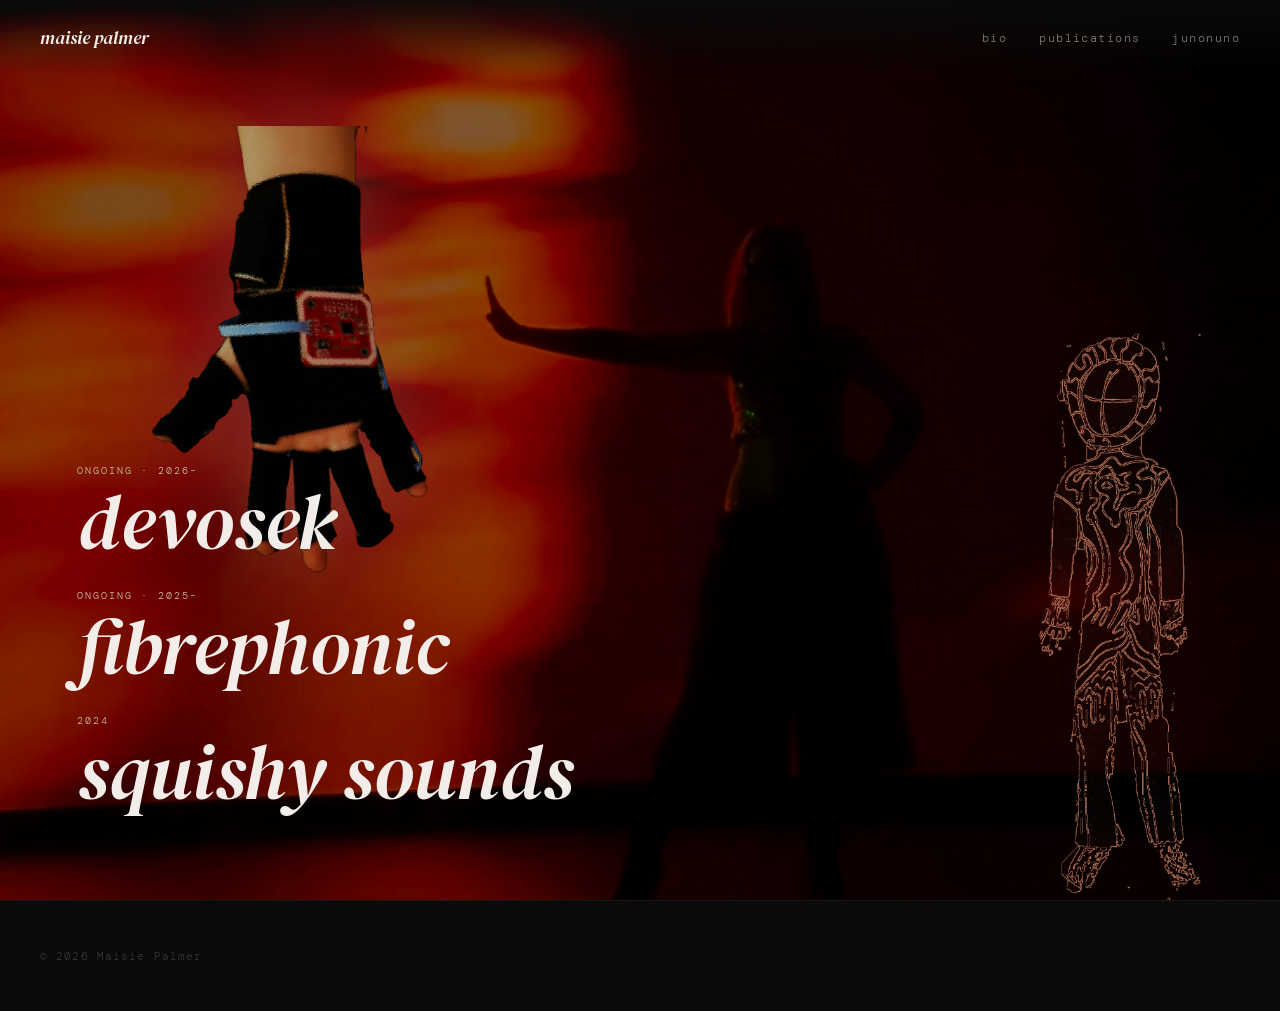
<file: index.html>
<!DOCTYPE html>
<html lang="en">
<head>
  <meta charset="UTF-8">
  <meta name="viewport" content="width=device-width, initial-scale=1.0">
  <title>maisie palmer</title>
  <link rel="stylesheet" href="style.css">
  <link rel="preconnect" href="https://fonts.googleapis.com">
  <link rel="preconnect" href="https://fonts.gstatic.com" crossorigin>
  <link href="https://fonts.googleapis.com/css2?family=DM+Serif+Display:ital@0;1&family=DM+Mono:wght@300;400;500&display=swap" rel="stylesheet">
  <script defer src="script.js"></script>
</head>
<body>

<header>
  <h1>maisie palmer</h1>
  <button class="burger" aria-label="menu" onclick="this.classList.toggle('open');document.querySelector('nav').classList.toggle('open')">
    <span></span><span></span><span></span>
  </button>
  <nav>
    <a href="bio.html">bio</a>
    <a href="https://scholar.google.com/citations?hl=en&user=RmFEaNIAAAAJ" target="_blank">publications</a>
    <a href="https://www.junonuno.com/" target="_blank">junonuno</a>
  </nav>
</header>

<main class="stage">
  <img src="assets/hero.jpg" class="bg-image" alt="">
  <img src="assets/glove.png" class="glove" alt="">
  <img src="assets/outline.png" class="outline" alt="">

  <div class="projects-list">
    <div class="project-entry">
      <span class="label">ongoing · 2026–</span>
      <h2><a href="devosek.html">devosek</a></h2>
    </div>
    <div class="project-entry">
      <span class="label">ongoing · 2025–</span>
      <h2><a href="fibrephonic.html">fibrephonic</a></h2>
    </div>
    <div class="project-entry">
      <span class="label">2024</span>
      <h2><a href="squishy-sounds.html">squishy sounds</a></h2>
    </div>
  </div>

</main>

<footer>
  &copy; 2026 Maisie Palmer
</footer>

</body>
</html>
</file>
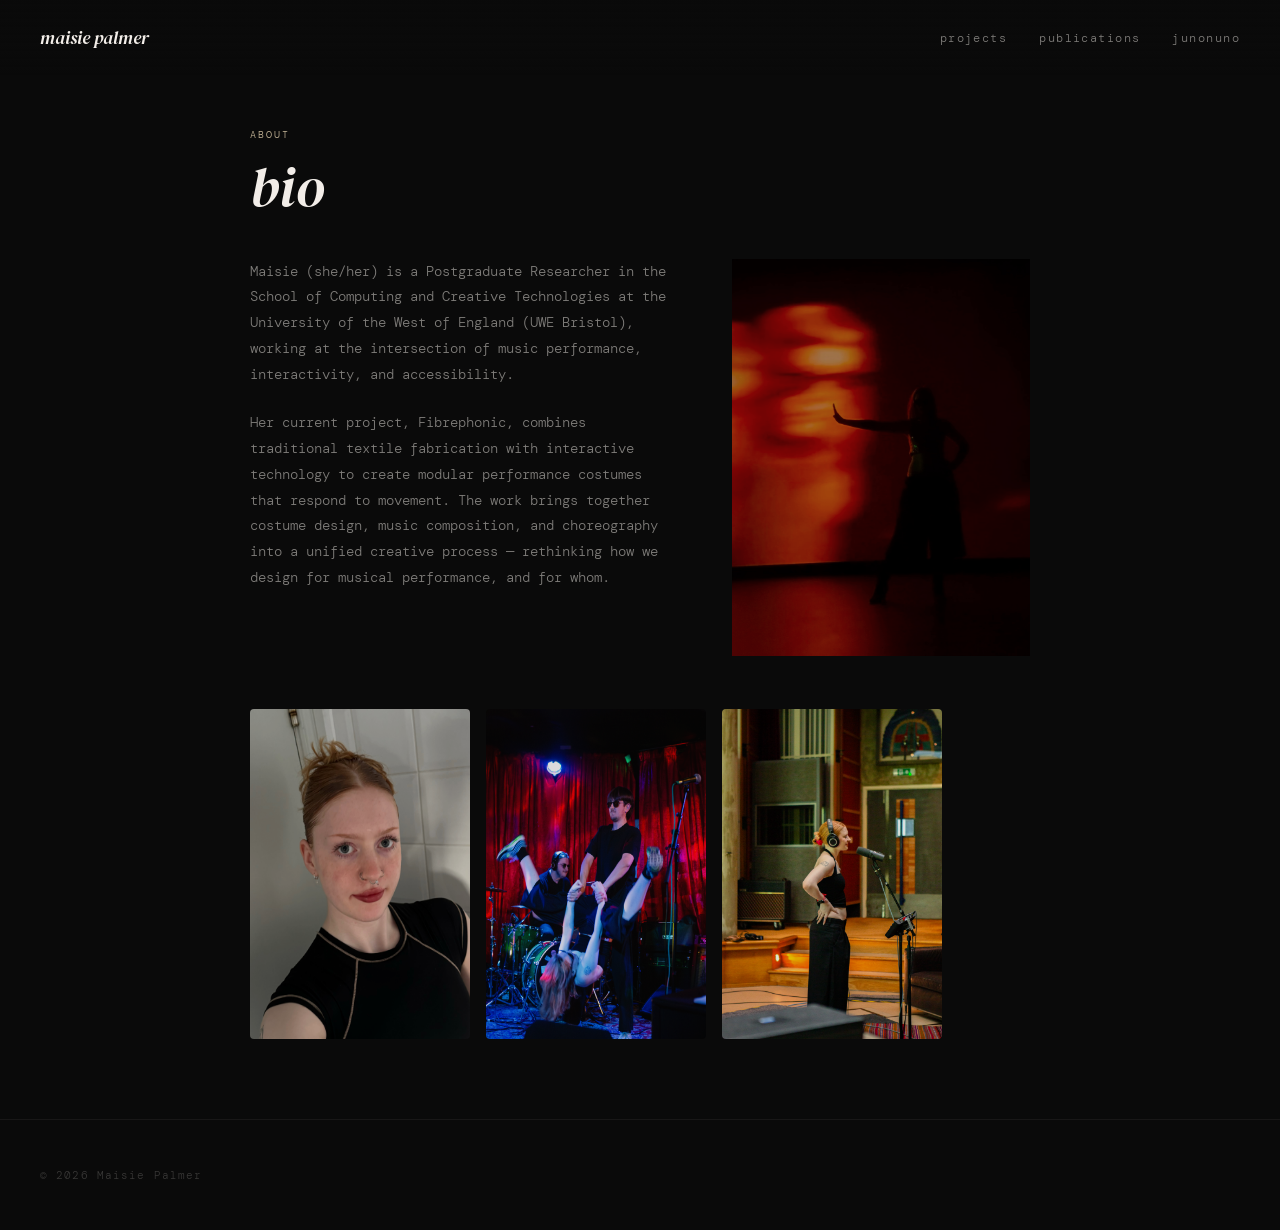
<file: bio.html>
<!DOCTYPE html>
<html lang="en">
<head>
  <meta charset="UTF-8">
  <meta name="viewport" content="width=device-width, initial-scale=1.0">
  <title>bio | maisie palmer</title>
  <link rel="stylesheet" href="style.css">
  <link rel="preconnect" href="https://fonts.googleapis.com">
  <link rel="preconnect" href="https://fonts.gstatic.com" crossorigin>
  <link href="https://fonts.googleapis.com/css2?family=DM+Serif+Display:ital@0;1&family=DM+Mono:wght@300;400;500&display=swap" rel="stylesheet">
  <script defer src="script.js"></script>
</head>
<body>

<header>
  <h1>maisie palmer</h1>
  <button class="burger" aria-label="menu" onclick="this.classList.toggle('open');document.querySelector('nav').classList.toggle('open')">
    <span></span><span></span><span></span>
  </button>
  <nav>
    <a href="index.html">projects</a>
    <a href="https://scholar.google.com/citations?hl=en&user=RmFEaNIAAAAJ" target="_blank">publications</a>
    <a href="https://www.junonuno.com/" target="_blank">junonuno</a>
  </nav>
</header>

<main class="content">
  <span class="page-label">about</span>
  <h2>bio</h2>

  <div class="bio-grid">
    <div class="bio-text">
      <p>Maisie (she/her) is a Postgraduate Researcher in the School of Computing and Creative Technologies at the University of the West of England (UWE Bristol), working at the intersection of music performance, interactivity, and accessibility.</p>
      <p>Her current project, Fibrephonic, combines traditional textile fabrication with interactive technology to create modular performance costumes that respond to movement. The work brings together costume design, music composition, and choreography into a unified creative process — rethinking how we design for musical performance, and for whom.</p>
    </div>
    <div class="bio-image">
      <img src="assets/hero.jpg" alt="Maisie Palmer">
    </div>
  </div>

  <div class="photo-row">
    <img src="assets/maisie-profile.jpg" class="img-1" alt="" style="width: 220px; height: auto; border-radius: 4px;">
    <img src="assets/maisie-junonuno.jpg" class="img-2" alt="" style="width: 220px; height: auto; border-radius: 4px;">
    <img src="assets/maisie-real-world.jpg" class="img-3" alt="" style="width: 220px; height: auto; border-radius: 4px;">
  </div>
</main>

<footer>
  &copy; 2026 Maisie Palmer
</footer>

</body>
</html>
</file>
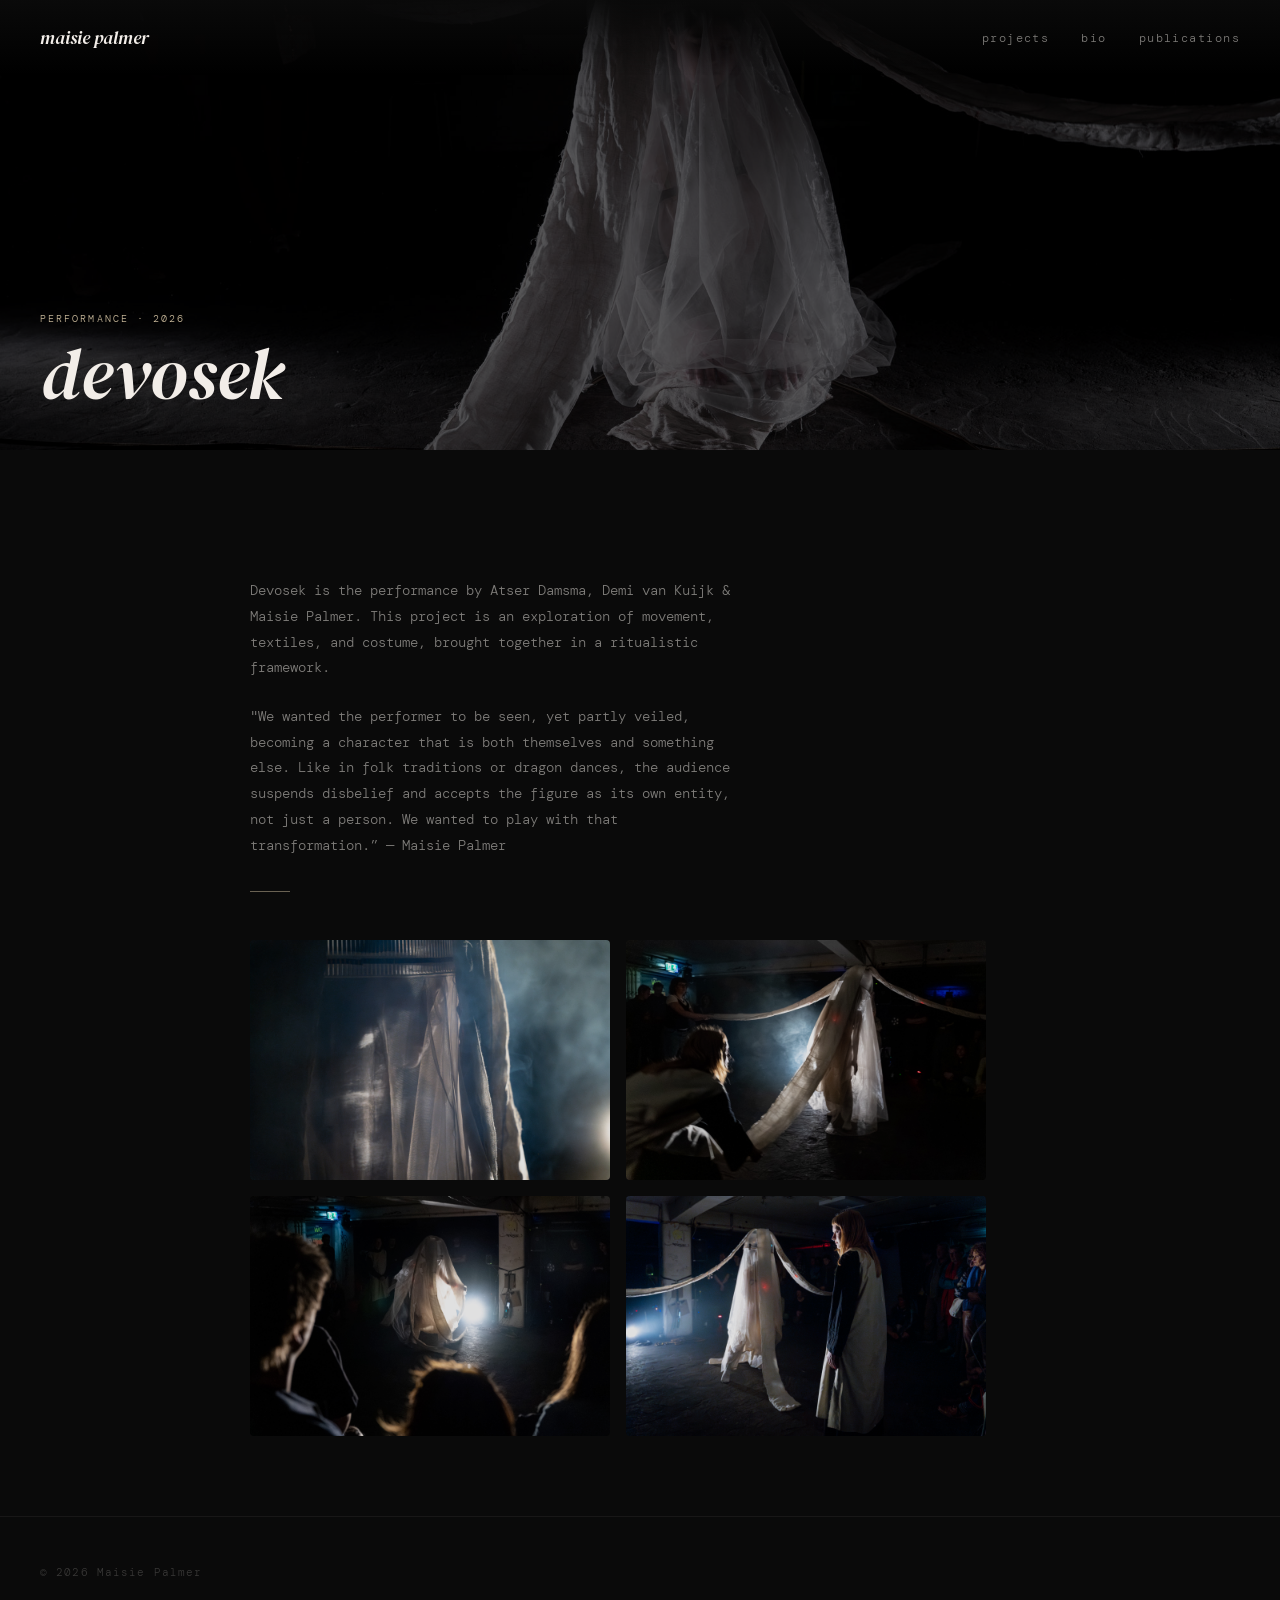
<file: devosek.html>
<!DOCTYPE html>
<html lang="en">
<head>
  <meta charset="UTF-8">
  <meta name="viewport" content="width=device-width, initial-scale=1.0">
  <title>devosek | maisie palmer</title>
  <link rel="stylesheet" href="style.css">
  <link rel="preconnect" href="https://fonts.googleapis.com">
  <link rel="preconnect" href="https://fonts.gstatic.com" crossorigin>
  <link href="https://fonts.googleapis.com/css2?family=DM+Serif+Display:ital@0;1&family=DM+Mono:wght@300;400;500&display=swap" rel="stylesheet">
  <script defer src="script.js"></script>
</head>
<body>

<header>
  <h1>maisie palmer</h1>
  <button class="burger" aria-label="menu" onclick="this.classList.toggle('open');document.querySelector('nav').classList.toggle('open')">
    <span></span><span></span><span></span>
  </button>
  <nav>
    <a href="index.html">projects</a>
    <a href="bio.html">bio</a>
    <a href="https://scholar.google.com/citations?hl=en&user=RmFEaNIAAAAJ" target="_blank">publications</a>
  </nav>
</header>

<div class="project-hero">
  <img src="assets/perform-19.jpg" class="hero-bg" alt="Devosek">
  <div class="hero-text">
    <span class="label">performance · 2026</span>
    <h2>devosek</h2>
  </div>
</div>

<main class="content">
  <p>Devosek is the performance by Atser Damsma, Demi van Kuijk & Maisie Palmer. This project is an exploration of movement, textiles, and costume, brought together in a ritualistic framework.</p>
  
  <p>"We wanted the performer to be seen, yet partly veiled, becoming a character that is both themselves and something else. Like in folk traditions or dragon dances, the audience suspends disbelief and accepts the figure as its own entity, not just a person. We wanted to play with that transformation.” — Maisie Palmer</p>

  <div class="divider"></div>

  <section class="photo-row" style="padding:0; margin-top:3rem;">
    <img src="assets/perform-1.jpg" alt="Permformance 1" style="width: 360px; height: auto; border-radius: 4px;">
    <img src="assets/perform-8.jpg" alt="Permformance 2" style="width: 360px; height: auto; border-radius: 4px;">
    <img src="assets/perform-9.jpg" alt="Permformance 3" style="width: 360px; height: auto; border-radius: 4px;">
    <img src="assets/perform-6.jpg" alt="Permformance 3" style="width: 360px; height: auto; border-radius: 4px;">
  </section>
</main>

<footer>
  &copy; 2026 Maisie Palmer
</footer>

</body>
</html>
</file>
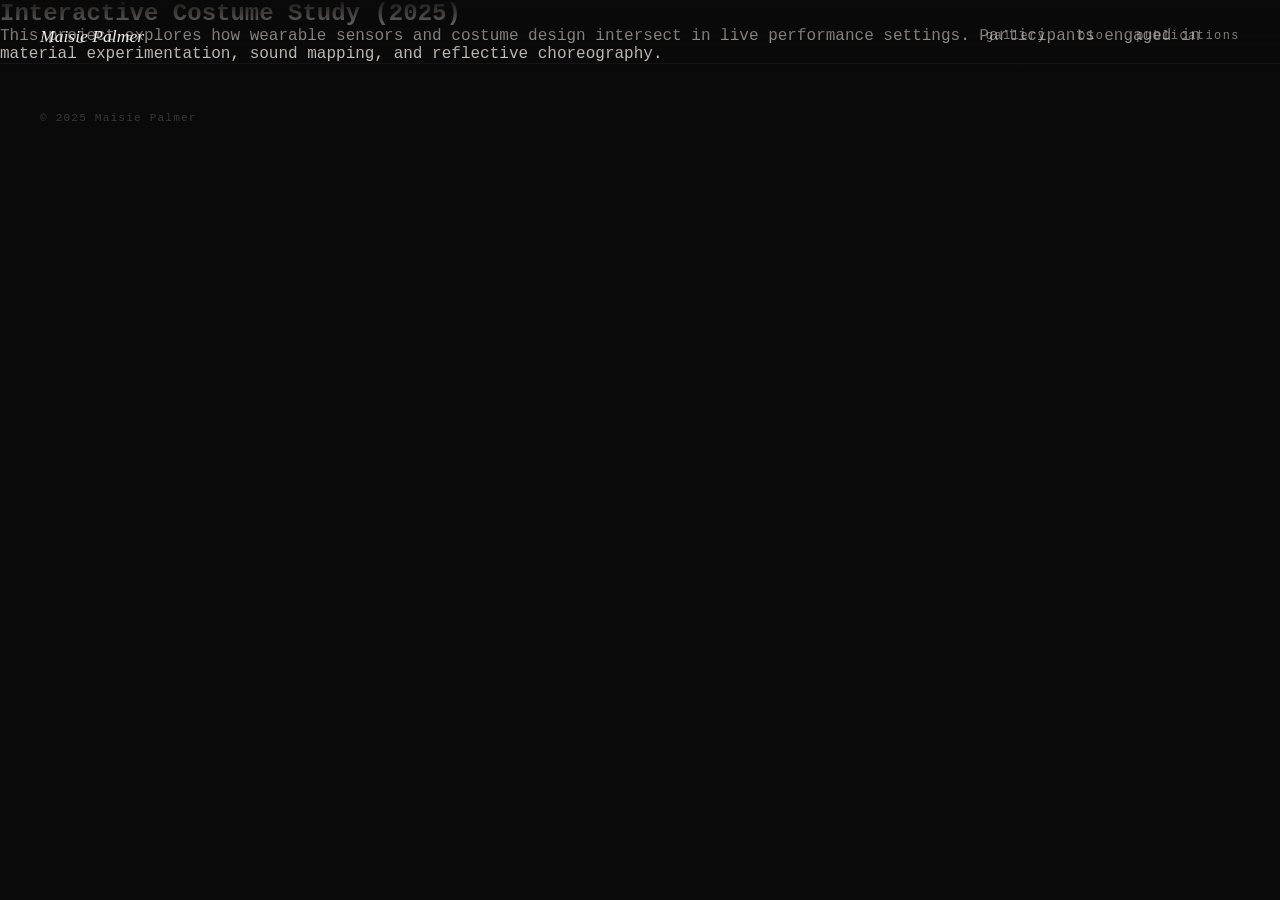
<file: project1.html>
<!DOCTYPE html>
<html lang="en">
<head>
  <meta charset="UTF-8" />
  <meta name="viewport" content="width=device-width, initial-scale=1.0"/>
  <title>Project 1</title>
  <link rel="stylesheet" href="style.css"/>
</head>
<body>
  <header>
    <h1>Maisie Palmer</h1>
    <nav>
      <a href="index.html">Gallery</a>
      <a href="bio.html">Bio</a>
      <a href="publications.html">Publications</a>
    </nav>
  </header>

  <main>
    <section>
      <h2>Interactive Costume Study (2025)</h2>
      <p>This project explores how wearable sensors and costume design intersect in live performance settings. Participants engaged in material experimentation, sound mapping, and reflective choreography.</p>
    </section>
  </main>

  <footer>
    <p>&copy; 2025 Maisie Palmer</p>
  </footer>
</body>
</html>
</file>
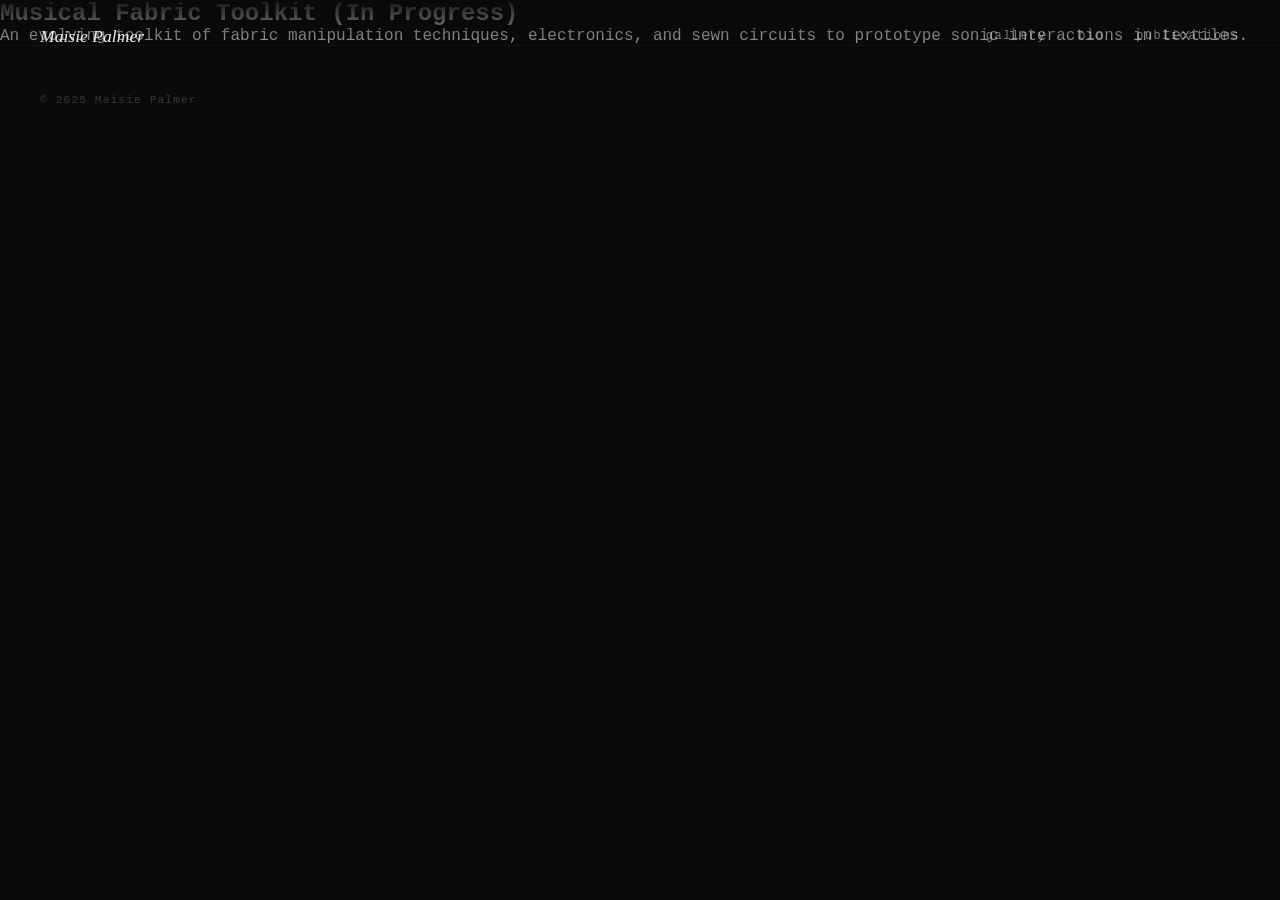
<file: project2.html>
<!DOCTYPE html>
<html lang="en">
<head>
  <meta charset="UTF-8" />
  <meta name="viewport" content="width=device-width, initial-scale=1.0"/>
  <title>Project 2</title>
  <link rel="stylesheet" href="style.css"/>
</head>
<body>
  <header>
    <h1>Maisie Palmer</h1>
    <nav>
      <a href="index.html">Gallery</a>
      <a href="bio.html">Bio</a>
      <a href="publications.html">Publications</a>
    </nav>
  </header>

  <main>
    <section>
      <h2>Musical Fabric Toolkit (In Progress)</h2>
      <p>An evolving toolkit of fabric manipulation techniques, electronics, and sewn circuits to prototype sonic interactions in textiles.</p>
    </section>
  </main>

  <footer>
    <p>&copy; 2025 Maisie Palmer</p>
  </footer>
</body>
</html>
</file>
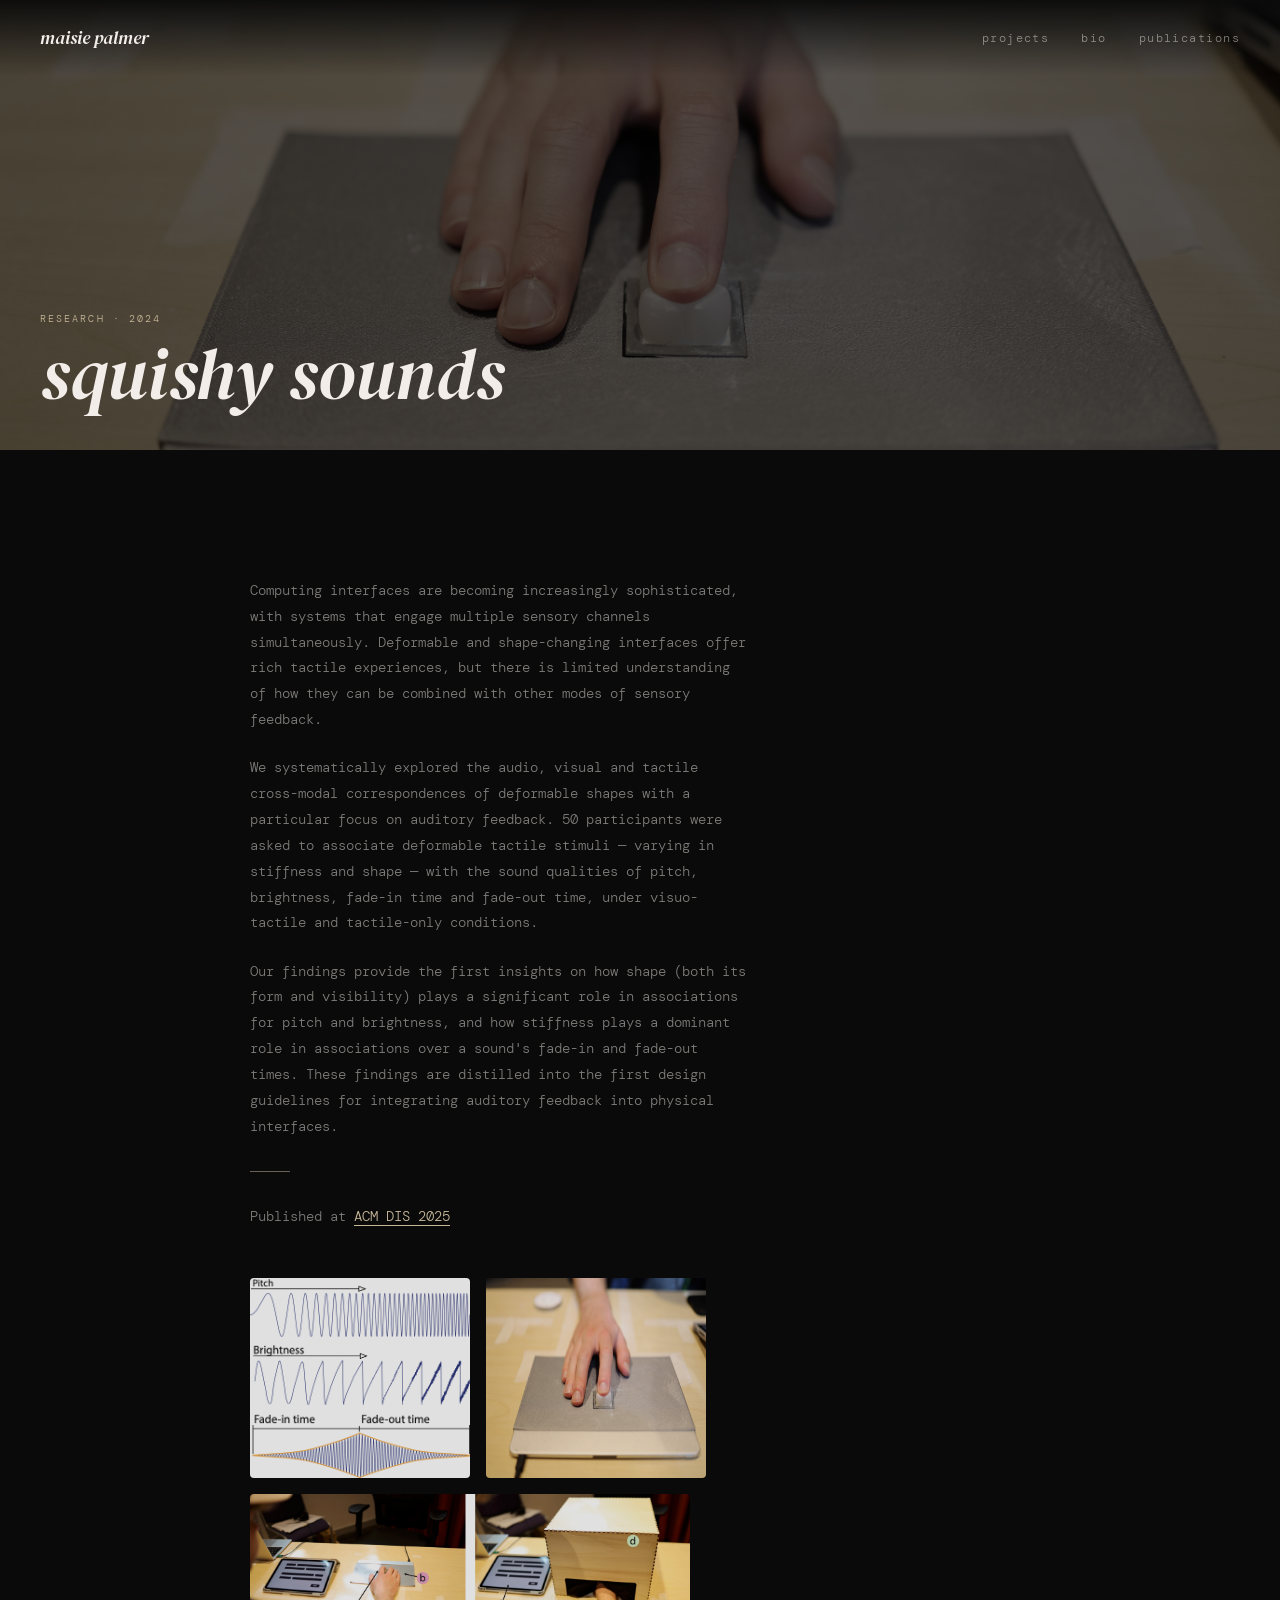
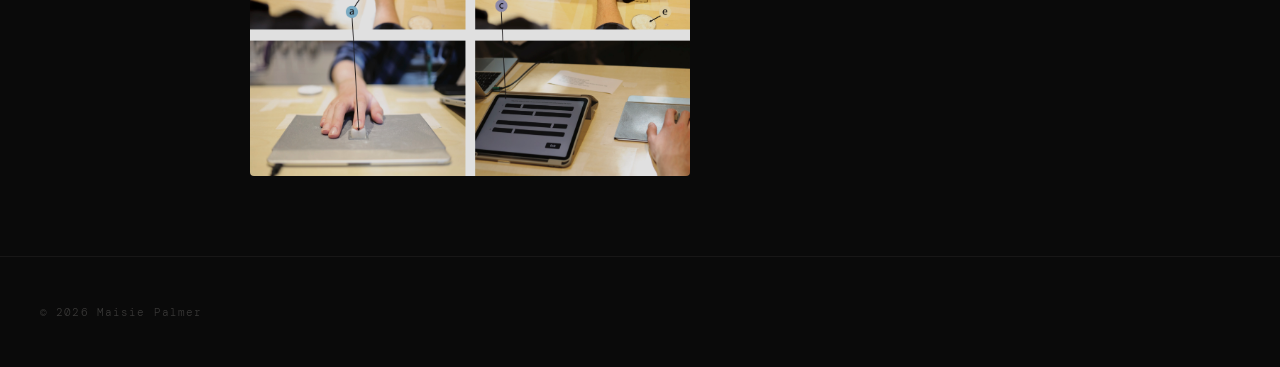
<file: squishy-sounds.html>
<!DOCTYPE html>
<html lang="en">
<head>
  <meta charset="UTF-8">
  <meta name="viewport" content="width=device-width, initial-scale=1.0">
  <title>squishy sounds | maisie palmer</title>
  <link rel="stylesheet" href="style.css">
  <link rel="preconnect" href="https://fonts.googleapis.com">
  <link rel="preconnect" href="https://fonts.gstatic.com" crossorigin>
  <link href="https://fonts.googleapis.com/css2?family=DM+Serif+Display:ital@0;1&family=DM+Mono:wght@300;400;500&display=swap" rel="stylesheet">
  <script defer src="script.js"></script>
</head>
<body>

<header>
  <h1>maisie palmer</h1>
  <button class="burger" aria-label="menu" onclick="this.classList.toggle('open');document.querySelector('nav').classList.toggle('open')">
    <span></span><span></span><span></span>
  </button>
  <nav>
    <a href="index.html">projects</a>
    <a href="bio.html">bio</a>
    <a href="https://scholar.google.com/citations?hl=en&user=RmFEaNIAAAAJ" target="_blank">publications</a>
  </nav>
</header>

<div class="project-hero">
  <img src="assets/squishy-sounds-cover.jpg" class="hero-bg" alt="Squishy Sounds">
  <div class="hero-text">
    <span class="label">research · 2024</span>
    <h2>squishy sounds</h2>
  </div>
</div>

<main class="content">
  <p>Computing interfaces are becoming increasingly sophisticated, with systems that engage multiple sensory channels simultaneously. Deformable and shape-changing interfaces offer rich tactile experiences, but there is limited understanding of how they can be combined with other modes of sensory feedback.</p>

  <p>We systematically explored the audio, visual and tactile cross-modal correspondences of deformable shapes with a particular focus on auditory feedback. 50 participants were asked to associate deformable tactile stimuli — varying in stiffness and shape — with the sound qualities of pitch, brightness, fade-in time and fade-out time, under visuo-tactile and tactile-only conditions.</p>

  <p>Our findings provide the first insights on how shape (both its form and visibility) plays a significant role in associations for pitch and brightness, and how stiffness plays a dominant role in associations over a sound's fade-in and fade-out times. These findings are distilled into the first design guidelines for integrating auditory feedback into physical interfaces.</p>

  <div class="divider"></div>

  <p>Published at <a href="https://doi.org/10.1145/3715336.3735797" target="_blank">ACM DIS 2025</a></p>

  <section class="photo-row" style="padding:0; margin-top:3rem;">
    <img src="assets/squishy-sounds-icons.png" alt="Sound icons" style="width: 220px; height: auto; border-radius: 4px;">
    <img src="assets/squishy-sounds-cover.jpg" alt="Pressing shapes" style="width: 220px; height: auto; border-radius: 4px;">
    <img src="assets/squishy-sounds-setup.jpg" alt="Study setup" style="width: 440px; height: auto; border-radius: 4px;">
  </section>
</main>

<footer>
  &copy; 2026 Maisie Palmer
</footer>

</body>
</html>
</file>
<file: style.css>
/* ===== RESET ===== */
* {
  margin: 0;
  padding: 0;
  box-sizing: border-box;
}

:root {
  --black: #0a0a0a;
  --white: #f2ede8;
  --accent: #c8b89a;
  --dim: rgba(242, 237, 232, 0.5);
  --serif: 'DM Serif Display', Georgia, serif;
  --mono: 'DM Mono', 'Courier New', monospace;
}

html { scroll-behavior: smooth; }

body {
  background: var(--black);
  color: var(--white);
  font-family: var(--mono);
  font-weight: 300;
  overflow-x: hidden;
  transition: opacity 0.4s ease;
}

/* ===== HEADER ===== */
header {
  position: fixed;
  top: 0;
  left: 0;
  width: 100%;
  padding: 1.6rem 2.5rem;
  display: flex;
  justify-content: space-between;
  align-items: center;
  z-index: 1000;
  /* gradient so it reads over images */
  background: linear-gradient(to bottom, rgba(10,10,10,0.95) 0%, rgba(10,10,10,0) 100%);
}

header h1 {
  font-family: var(--serif);
  font-size: 1.1rem;
  font-weight: 400;
  font-style: italic;
  color: var(--white);
}

nav { display: flex; gap: 2rem; align-items: center; }

nav a {
  text-decoration: none;
  color: var(--dim);
  font-family: var(--mono);
  font-size: 0.75rem;
  letter-spacing: 0.12em;
  text-transform: lowercase;
  transition: color 0.2s;
}
nav a:hover { color: var(--white); }

/* ===== HOMEPAGE STAGE ===== */
.stage {
  position: relative;
  width: 100%;
  /* Always fills the viewport — doesn't depend on image loading */
  height: 100vh;
  min-height: 600px;
  overflow: hidden;
  /* fallback bg if hero.jpg is missing */
  background: #0a0a0a;
}

/* images are decorative — hidden if broken, layout never depends on them */
.bg-image {
  position: absolute;
  inset: 0;
  width: 100%;
  height: 100%;
  object-fit: cover;
  z-index: 1;
  filter: brightness(0.75) saturate(1.1);
}

.glove {
  position: absolute;
  top: 14%;
  left: 8%;
  width: 400px;
  z-index: 3;
  filter: drop-shadow(0 0 40px rgba(200,184,154,0.25));
  animation: float 6s ease-in-out infinite;
  /* hide broken-image icon */
  color: transparent;
}

.outline {
  position: absolute;
  bottom: 0;
  right: 6%;
  width: 170px;
  z-index: 2;
  mix-blend-mode: screen;
  opacity: 0.8;
  color: transparent;
}

/* hide the browser's broken-image box for decorative imgs */
img[alt=""] {
  color: transparent;
}
img[alt=""]::before {
  display: none;
}

@keyframes float {
  0%, 100% { transform: translateY(0); }
  50% { transform: translateY(-14px); }
}

/* project list — anchored to bottom-left, always visible */
.projects-list {
  position: absolute;
  bottom: 10%;
  left: 6%;
  right: 6%;
  z-index: 10;
  display: flex;
  flex-direction: column;
  gap: 1.8rem;
}

.project-entry { display: flex; flex-direction: column; gap: 0.4rem; }

.project-entry .label {
  font-size: 0.65rem;
  letter-spacing: 0.2em;
  color: var(--accent);
  text-transform: uppercase;
}

.project-entry h2 {
  font-family: var(--serif);
  font-size: clamp(2.5rem, 6vw, 5rem);
  font-weight: 400;
  font-style: italic;
  line-height: 1;
}

.project-entry h2 a {
  color: var(--white);
  text-decoration: none;
  transition: opacity 0.2s;
}

.project-entry h2 a:hover {
  opacity: 0.7;
}

/* ===== CONTENT PAGES (bio, fibrephonic, etc.) ===== */
.content {
  padding: 8rem 2.5rem 5rem;
  max-width: 860px;
  margin: 0 auto;
}

.page-label {
  display: block;
  font-size: 0.65rem;
  letter-spacing: 0.2em;
  color: var(--accent);
  text-transform: uppercase;
  margin-bottom: 1rem;
}

.content h2 {
  font-family: var(--serif);
  font-size: clamp(2.2rem, 5vw, 3.5rem);
  font-weight: 400;
  font-style: italic;
  line-height: 1.1;
  margin-bottom: 2.5rem;
  color: var(--white);
}

.content p {
  font-size: 0.85rem;
  line-height: 1.9;
  color: var(--dim);
  margin-bottom: 1.4rem;
  max-width: 62ch;
}

.content p a {
  color: var(--accent);
  text-decoration: none;
  border-bottom: 1px solid currentColor;
}

.divider {
  width: 40px;
  height: 1px;
  background: var(--accent);
  opacity: 0.5;
  margin: 2rem 0;
}

/* ===== BIO ===== */
.bio-grid {
  display: grid;
  grid-template-columns: 1.4fr 1fr;
  gap: 4rem;
  align-items: start;
}

.bio-image img {
  width: 100%;
  aspect-ratio: 3/4;
  object-fit: cover;
  filter: grayscale(15%);
}

/* ===== COLLAGE ===== */
.collage {
  position: relative;
  height: 380px;
  margin-top: 4rem;
}
.collage img { position: absolute; object-fit: cover; color: transparent; }
.collage .img-1 { width: 260px; top: 0; left: 0; z-index: 2; }
.collage .img-2 { width: 190px; top: 60px; left: 190px; z-index: 3; mix-blend-mode: screen; }
.collage .img-3 { width: 300px; top: 70px; right: 0; z-index: 1; filter: brightness(0.7); }

/* ===== PROJECT HERO ===== */
.project-hero {
  position: relative;
  height: 50vh;
  min-height: 300px;
  overflow: hidden;
  display: flex;
  align-items: flex-end;
  background: #111;
}

.project-hero img.hero-bg {
  position: absolute;
  inset: 0;
  width: 100%;
  height: 100%;
  object-fit: cover;
  filter: brightness(0.35) saturate(0.6);
  z-index: 1;
  color: transparent;
}

.project-hero .hero-text {
  position: relative;
  z-index: 2;
  padding: 2.5rem;
}

.project-hero .hero-text .label {
  display: block;
  font-size: 0.65rem;
  letter-spacing: 0.2em;
  color: var(--accent);
  text-transform: uppercase;
  margin-bottom: 0.8rem;
}

.project-hero .hero-text h2 {
  font-family: var(--serif);
  font-size: clamp(2.5rem, 6vw, 4.5rem);
  font-weight: 400;
  font-style: italic;
  line-height: 1;
  color: var(--white);
  margin: 0;
}

/* ===== PROJECT SUB-NAV ===== */
.project-subnav {
  display: flex;
  gap: 0;
  border-bottom: 1px solid rgba(242,237,232,0.1);
}

.project-subnav a {
  padding: 1rem 1.8rem;
  font-size: 0.72rem;
  letter-spacing: 0.12em;
  color: var(--dim);
  text-decoration: none;
  text-transform: lowercase;
  transition: color 0.2s;
  border-bottom: 2px solid transparent;
  margin-bottom: -1px;
}

.project-subnav a:hover { color: var(--white); }
.project-subnav a.active {
  color: var(--white);
  border-bottom-color: var(--accent);
}

/* ===== PHOTO ROW ===== */
.photo-row {
  display: flex;
  gap: 1rem;
  flex-wrap: wrap;
  margin-top: 3rem;
}

.photo-row img {
  border-radius: 3px;
  filter: brightness(0.88);
  transition: filter 0.3s;
  color: transparent;
}
.photo-row img:hover { filter: brightness(1); }

/* ===== PUBLICATIONS ===== */
.publications-list {
  display: flex;
  flex-direction: column;
  margin-top: 0.5rem;
}

.pub-item {
  padding: 2rem 0;
  border-bottom: 1px solid rgba(242,237,232,0.08);
}

.pub-item .pub-year {
  display: block;
  font-size: 0.65rem;
  letter-spacing: 0.15em;
  color: var(--accent);
  text-transform: uppercase;
  margin-bottom: 0.6rem;
}

.pub-item .pub-title {
  font-family: var(--serif);
  font-style: italic;
  font-size: 1.2rem;
  color: var(--white);
  margin-bottom: 0.6rem;
  line-height: 1.3;
}

.pub-item .pub-authors {
  font-size: 0.75rem;
  color: var(--dim);
  margin-bottom: 0.4rem;
  line-height: 1.6;
}

.pub-item .pub-venue {
  font-size: 0.72rem;
  color: var(--dim);
  font-style: italic;
  margin-bottom: 0.8rem;
}

.pub-item a {
  font-size: 0.7rem;
  color: var(--accent);
  text-decoration: none;
  letter-spacing: 0.06em;
  border-bottom: 1px solid transparent;
  transition: border-color 0.2s;
}
.pub-item a:hover { border-color: var(--accent); }

/* ===== FOOTER ===== */
footer {
  padding: 3rem 2.5rem;
  font-size: 0.7rem;
  letter-spacing: 0.1em;
  color: rgba(242,237,232,0.2);
  border-top: 1px solid rgba(242,237,232,0.06);
}

/* ===== RESPONSIVE ===== */
@media (max-width: 680px) {
  header { padding: 1.2rem 1.5rem; }
  nav { gap: 1.2rem; }
  .content { padding: 6rem 1.5rem 3rem; }
  .bio-grid { grid-template-columns: 1fr; }
  .projects-list { left: 5%; bottom: 10%; gap: 2rem; }
  .project-entry h2 { font-size: 1.8rem; }
  .glove { width: 130px; top: 10%; }
  .outline { width: 200px; }
}

/* ===== PROJECT CARDS (homepage) ===== */
.project-card {
  position: absolute;
  z-index: 10;
  display: block;
  text-decoration: none;
  width: 220px;
  /* photograph look */
  background: #1a1410;
  padding: 6px 6px 40px 6px;
  box-shadow: 0 8px 32px rgba(0,0,0,0.7), 0 2px 8px rgba(0,0,0,0.5);
  transition: transform 0.25s ease, box-shadow 0.25s ease;
  cursor: pointer;
}

.project-card img {
  width: 100%;
  aspect-ratio: 3/4;
  object-fit: cover;
  display: block;
  filter: saturate(0.8) brightness(0.9);
  transition: filter 0.25s ease;
  color: transparent; /* hide broken img */
}

.project-card:hover {
  box-shadow: 0 16px 48px rgba(0,0,0,0.85), 0 4px 16px rgba(0,0,0,0.6);
  z-index: 20;
}

.project-card:hover img {
  filter: saturate(1) brightness(1);
}

.card-label {
  display: flex;
  flex-direction: column;
  align-items: center;
  gap: 2px;
  padding-top: 8px;
}

.card-year {
  font-family: var(--mono);
  font-size: 0.58rem;
  letter-spacing: 0.15em;
  color: var(--accent);
  text-transform: uppercase;
}

.card-title {
  font-family: var(--serif);
  font-style: italic;
  font-size: 1rem;
  color: var(--white);
  text-align: center;
}

/* individual card positions & rotations */
.card-fibrephonic {
  top: 50%;
  left: 33%;
  transform: translateY(-50%) rotate(-3deg);
}

.card-fibrephonic:hover {
  transform: translateY(calc(-50% - 8px)) rotate(-1deg) scale(1.03);
}

.card-squishy {
  top: 50%;
  left: 53%;
  transform: translateY(-42%) rotate(2.5deg);
}

.card-squishy:hover {
  transform: translateY(calc(-42% - 8px)) rotate(1deg) scale(1.03);
}

/* ===== BURGER MENU ===== */
.burger {
  display: none;
  flex-direction: column;
  gap: 5px;
  background: none;
  border: none;
  cursor: pointer;
  padding: 4px;
  z-index: 1001;
}

.burger span {
  display: block;
  width: 24px;
  height: 1.5px;
  background: var(--white);
  transition: transform 0.3s, opacity 0.3s;
  transform-origin: center;
}

.burger.open span:nth-child(1) { transform: translateY(6.5px) rotate(45deg); }
.burger.open span:nth-child(2) { opacity: 0; }
.burger.open span:nth-child(3) { transform: translateY(-6.5px) rotate(-45deg); }

@media (max-width: 680px) {
  .burger { display: flex; }

  nav {
    display: none;
    flex-direction: column;
    position: fixed;
    top: 0;
    left: 0;
    width: 100%;
    height: 100vh;
    background: rgba(10,10,10,0.97);
    justify-content: center;
    align-items: center;
    gap: 2.5rem;
    z-index: 1000;
  }

  nav.open { display: flex; }

  nav a {
    font-size: 1.4rem;
    letter-spacing: 0.1em;
    color: var(--white);
  }

  .projects-list { bottom: 8%; }
}
</file>
